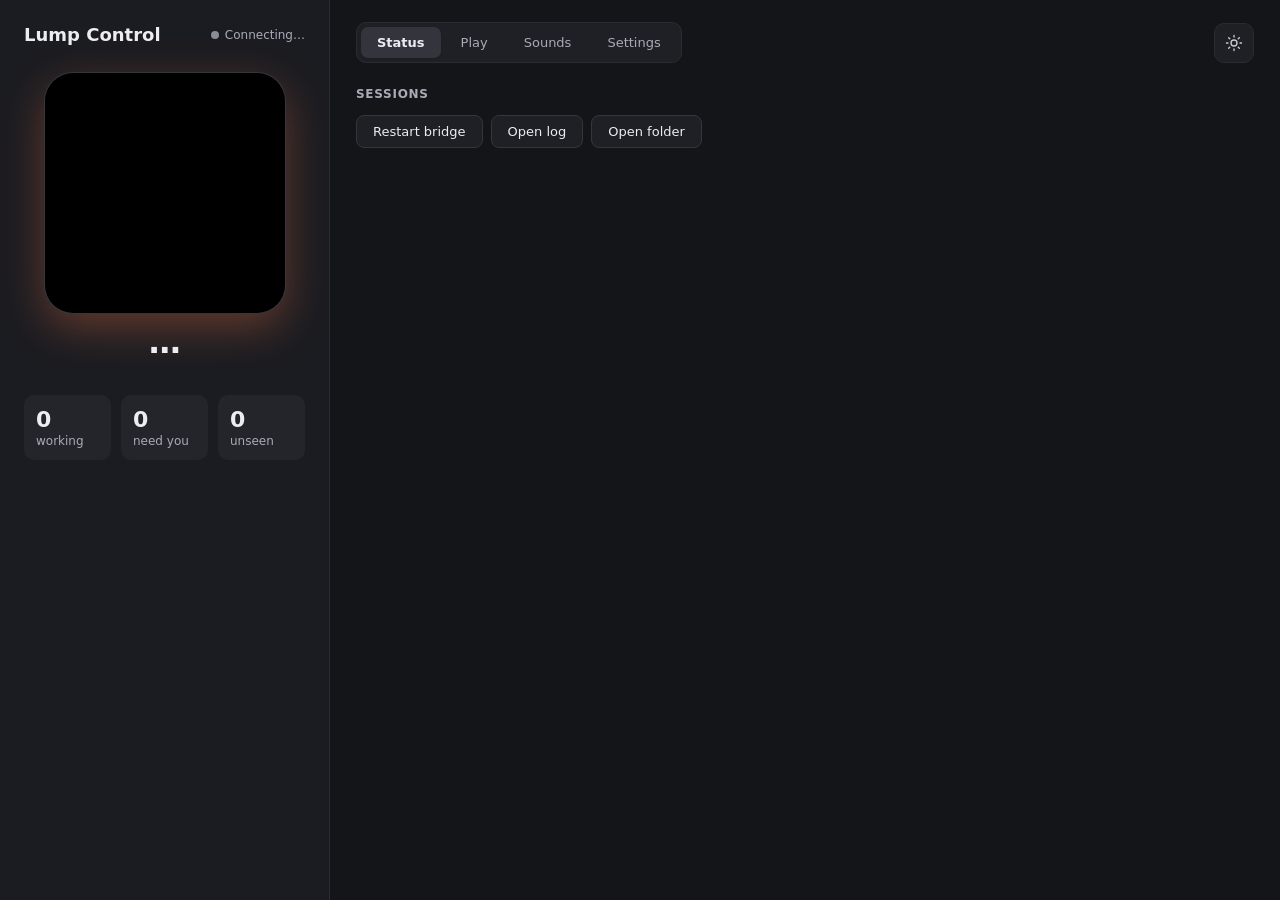
<file: tools/windows/ui/index.html>
<!doctype html>
<html lang="en" data-theme="dark">
<head>
<meta charset="utf-8">
<meta name="viewport" content="width=device-width, initial-scale=1">
<title>Lump Control</title>
<link rel="stylesheet" href="app.css">
</head>
<body>
<div class="app">
  <aside class="panel" aria-label="What Lump is showing">
    <div class="panel-top">
      <span class="brand">Lump Control</span>
      <span class="live" id="live"><span class="dot"></span><span id="live-text">Connecting…</span></span>
    </div>
    <div class="hero">
      <div class="screen" id="halo">
        <canvas id="lump" width="240" height="240" role="img" aria-label="Lump, as he is on the display"></canvas>
      </div>
      <div class="mood" id="mood">…</div>
      <div class="link" id="link"></div>
      <button class="btn primary hidden" id="start-bridge" type="button">Start the bridge</button>
    </div>
    <div class="stats">
      <div class="stat"><span class="num" id="n-working">0</span><span class="lbl">working</span></div>
      <div class="stat"><span class="num" id="n-alert">0</span><span class="lbl">need you</span></div>
      <div class="stat"><span class="num" id="n-unseen">0</span><span class="lbl">unseen</span></div>
    </div>
    <div class="usage" id="usage" aria-label="Claude usage"></div>
  </aside>

  <main class="content">
    <div class="topbar">
      <div class="tabs" role="tablist" aria-label="Sections">
        <button role="tab" class="tab" data-tab="status" aria-selected="true" type="button">Status</button>
        <button role="tab" class="tab" data-tab="play" aria-selected="false" type="button">Play</button>
        <button role="tab" class="tab" data-tab="sounds" aria-selected="false" type="button">Sounds</button>
        <button role="tab" class="tab" data-tab="settings" aria-selected="false" type="button">Settings</button>
      </div>
      <button class="icon-btn" id="theme" type="button" aria-label="Switch to light mode" title="Switch to light mode">
        <svg class="sun" width="18" height="18" viewBox="0 0 24 24" fill="none" stroke="currentColor" stroke-width="1.8" stroke-linecap="round" aria-hidden="true"><circle cx="12" cy="12" r="4"></circle><path d="M12 2v2M12 20v2M2 12h2M20 12h2M4.9 4.9l1.4 1.4M17.7 17.7l1.4 1.4M4.9 19.1l1.4-1.4M17.7 6.3l1.4-1.4"></path></svg>
        <svg class="moon" width="18" height="18" viewBox="0 0 24 24" fill="none" stroke="currentColor" stroke-width="1.8" stroke-linecap="round" aria-hidden="true"><path d="M20 14.5A8 8 0 1 1 9.5 4a6.5 6.5 0 0 0 10.5 10.5z"></path></svg>
      </button>
    </div>

    <section class="page" id="page-status" role="tabpanel" aria-label="Status">
      <h2 class="section-title">Sessions</h2>
      <div class="list" id="sessions"></div>
      <div class="empty hidden" id="no-sessions">No Claude sessions right now.</div>
      <div class="row-actions">
        <button class="btn" type="button" data-bridge="restart">Restart bridge</button>
        <button class="btn" type="button" data-open="log">Open log</button>
        <button class="btn" type="button" data-open="folder">Open folder</button>
      </div>
    </section>

    <section class="page hidden" id="page-play" role="tabpanel" aria-label="Play">
      <h2 class="section-title">Gags and fidgets</h2>
      <div class="tiles" id="animations"></div>
      <h2 class="section-title">Preview a mood</h2>
      <div class="tiles" id="moods"></div>
      <div class="row-actions">
        <button class="btn" type="button" id="showcase">Showcase every mood</button>
        <button class="btn" type="button" id="back-live">Back to live</button>
      </div>
      <div class="spacer"></div>
      <div class="bar-card">
        <label for="tap">Tap sensitivity</label>
        <input id="tap" type="range" min="0.1" max="1.5" step="0.01">
        <span class="value" id="tap-value">0.35 g</span>
        <button class="btn primary" type="button" id="tap-apply">Apply</button>
        <button class="btn" type="button" id="tap-default">Default</button>
      </div>
    </section>

    <section class="page hidden" id="page-sounds" role="tabpanel" aria-label="Sounds">
      <div class="card">
        <label class="switch-row"><span>Lump makes sounds</span><input type="checkbox" class="switch" id="snd-on"></label>
        <label class="switch-row"><span>Quiet at night unless you've been around</span><input type="checkbox" class="switch" id="snd-quiet"></label>
        <div class="slider-row">
          <label for="snd-vol">Volume</label>
          <input id="snd-vol" type="range" min="0.1" max="2" step="0.05">
          <span class="value" id="snd-vol-value"></span>
          <button class="btn" type="button" id="snd-test">Test</button>
        </div>
      </div>
      <h2 class="section-title">Moments</h2>
      <div class="list" id="moments"></div>
    </section>

    <section class="page hidden" id="page-settings" role="tabpanel" aria-label="Settings">
      <div class="card">
        <h2 class="card-title">Body color</h2>
        <div class="swatches" id="swatches"></div>
        <div class="row-actions tight">
          <label class="btn picker">Pick any color…<input type="color" id="colour-pick"></label>
          <button class="btn" type="button" id="colour-reset">Tangerine</button>
        </div>
        <p class="note">Usage warnings and meeting countdowns still blend from it.</p>
      </div>
      <div class="card">
        <h2 class="card-title">Claude apps</h2>
        <p class="note">Every Claude desktop app here has its own usage limits. Lump turns red for whichever is closest. A copy started with its own data folder shows up here by itself while it runs; name it and save to keep it.</p>
        <div class="apps" id="apps"></div>
        <div class="row-actions tight">
          <button class="btn" type="button" id="apps-add">Add a data folder…</button>
          <button class="btn primary" type="button" id="apps-save">Save</button>
        </div>
      </div>
      <div class="card">
        <h2 class="card-title">Remote Lump</h2>
        <p class="note" id="relay-text"></p>
        <div class="row-actions tight" id="relay-actions">
          <button class="btn" type="button" id="relay-copy">Copy token</button>
          <button class="btn" type="button" id="relay-new">New token</button>
        </div>
      </div>
      <form class="card form" id="settings-form">
        <h2 class="card-title">Lump's connection</h2>
        <label>Wi-Fi host<input type="text" name="lump_host" placeholder="lump.local"></label>
        <p class="note" id="pairing"></p>
        <h2 class="card-title">Calendar</h2>
        <label>Private iCal link<input type="password" name="calendar_ics" autocomplete="off"></label>
        <label>Your email<input type="text" name="my_email" placeholder="Skips meetings you've declined"></label>
        <h2 class="card-title">Slack</h2>
        <label>User token (xoxp-…)<input type="password" name="slack_token" autocomplete="off"></label>
        <label>VIPs<input type="text" name="slack_vips" placeholder="Names as Slack shows them, comma separated"></label>
        <label>Letter lasts (minutes)<input type="text" name="slack_vip_minutes" inputmode="decimal"></label>
        <div class="row-actions tight"><button class="btn primary" type="submit">Save</button><span class="note">The bridge picks up changes by itself.</span></div>
      </form>
    </section>

    <div class="toast hidden" id="toast" role="status" aria-live="polite"></div>
  </main>
</div>
<script src="app.js"></script>
</body>
</html>
</file>
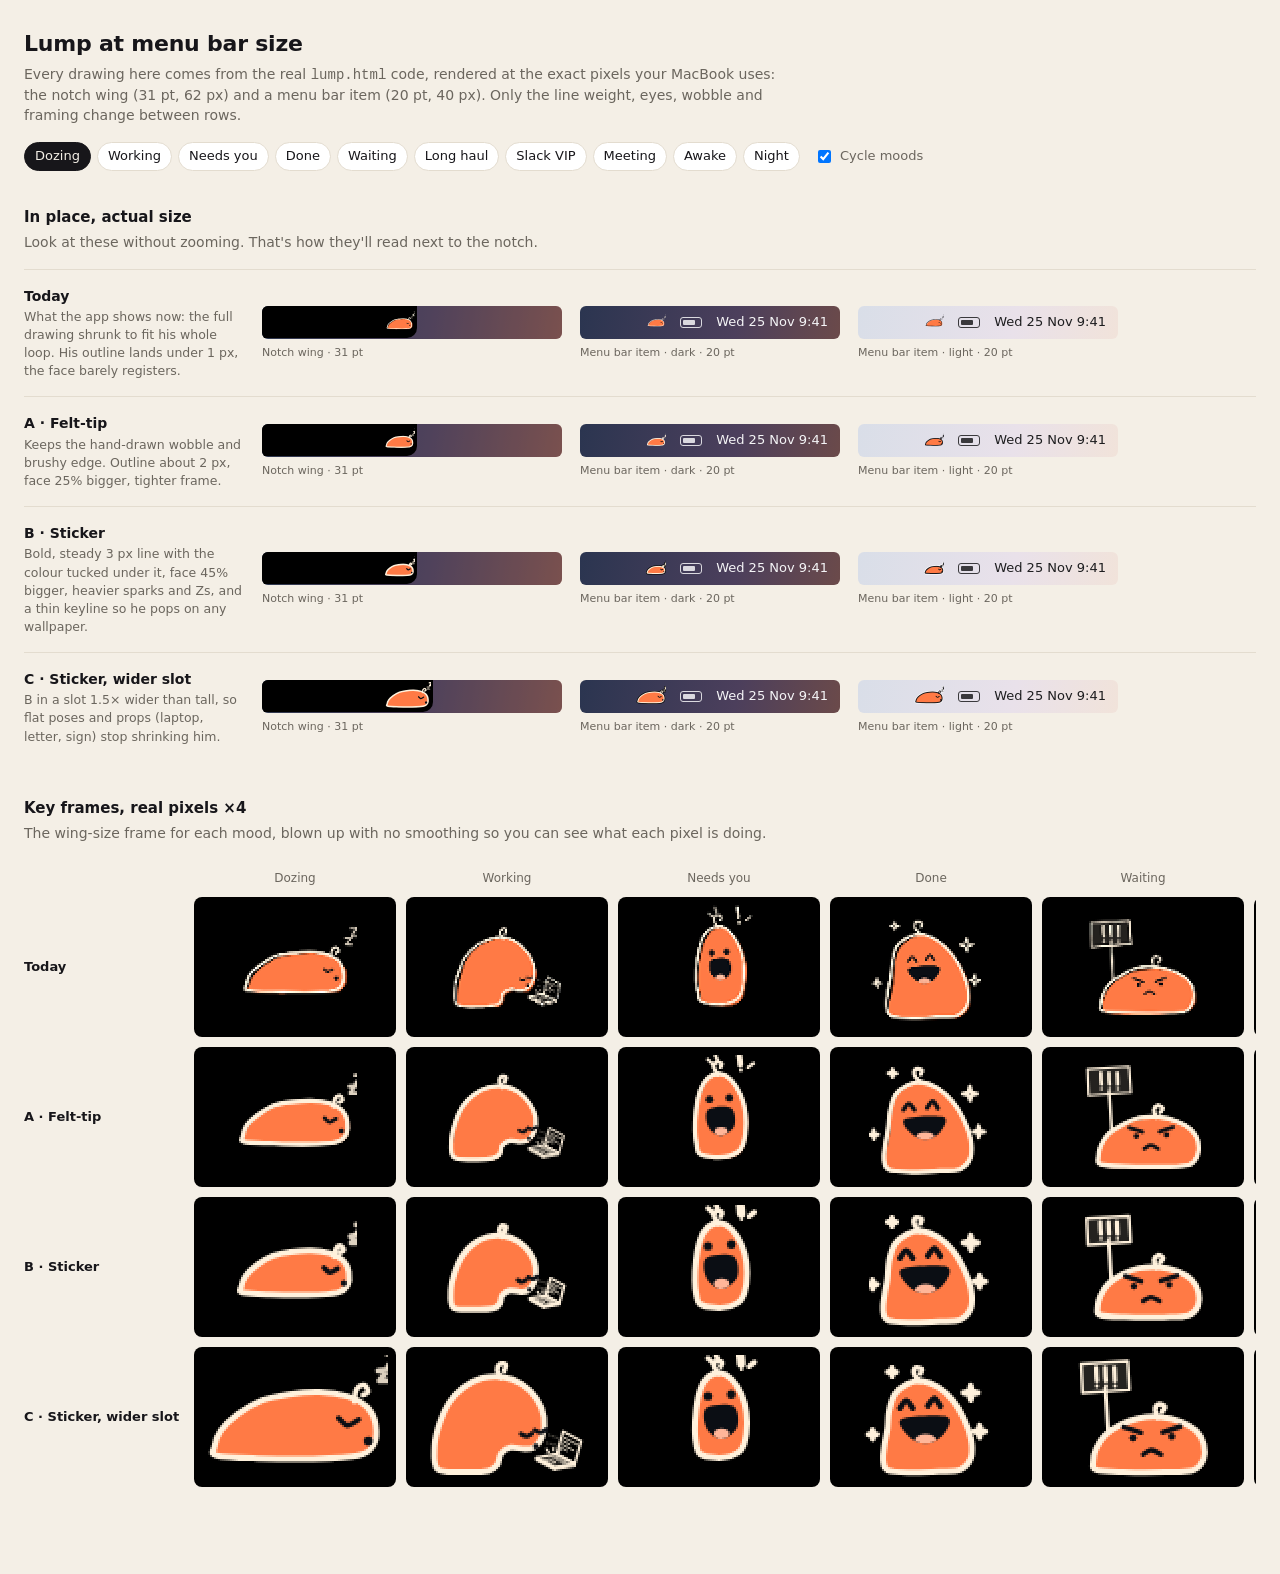
<file: design/lump-menubar.html>
<!doctype html>
<html lang="en">
<head>
<meta charset="utf-8">
<meta name="viewport" content="width=device-width, initial-scale=1">
<title>Lump Menu Bar Styles</title>
<style>
  :root { --bg: #F4EFE6; --fg: #17161A; --muted: #6B665E; --card: #FFFFFF; --line: #E3DCCF; --accent: #FF7A45; }
  @media (prefers-color-scheme: dark) { :root { --bg: #121114; --fg: #F2ECE2; --muted: #9A948A; --card: #1C1B1F; --line: #2C2A30; } }
  * { box-sizing: border-box; }
  body { margin: 0; background: var(--bg); color: var(--fg); font: 14px/1.45 -apple-system, system-ui, sans-serif; padding: 28px 24px 80px; }
  h1 { font-size: 22px; margin: 0 0 4px; letter-spacing: -0.01em; }
  h2 { font-size: 15px; margin: 36px 0 4px; }
  p.lede, p.sub { color: var(--muted); margin: 0 0 16px; max-width: 760px; }
  .moods { display: flex; flex-wrap: wrap; gap: 6px; margin: 12px 0 18px; align-items: center; }
  .moods button { font: inherit; font-size: 13px; padding: 4px 10px; border-radius: 999px; border: 1px solid var(--line); background: var(--card); color: var(--fg); cursor: pointer; }
  .moods button[aria-pressed="true"] { background: var(--fg); color: var(--bg); border-color: var(--fg); }
  .moods label { margin-left: 8px; color: var(--muted); font-size: 13px; display: flex; gap: 6px; align-items: center; }
  .row { display: grid; grid-template-columns: 220px 1fr; gap: 18px; padding: 16px 0; border-top: 1px solid var(--line); align-items: center; }
  .row .name { font-weight: 600; }
  .row .note { color: var(--muted); font-size: 12.5px; margin-top: 2px; }
  .places { display: flex; flex-wrap: wrap; gap: 18px; align-items: center; }
  .place { display: flex; flex-direction: column; gap: 6px; }
  .place small { color: var(--muted); font-size: 11px; }
  /* a slice of a MacBook menu bar: wallpaper, notch, Lump's wing */
  .bar { position: relative; height: 33px; display: flex; align-items: flex-start; border-radius: 6px; overflow: hidden; }
  .bar.wall { width: 300px; background: linear-gradient(100deg, #3B4A6B, #6E5A7E 55%, #B0716A); }
  .bar.wall::before { content: ""; position: absolute; inset: 0; background: rgba(20,20,28,.35); }
  .notch { position: relative; width: 120px; height: 32px; background: #000; border-radius: 0 0 10px 0; }
  .wing { position: relative; height: 32px; background: #000; border-radius: 0 0 10px 0; margin-left: -10px; display: flex; align-items: center; justify-content: center; padding-left: 10px; }
  .menu { width: 260px; height: 33px; display: flex; align-items: center; justify-content: flex-end; gap: 14px; padding: 0 12px; font-size: 13px; font-weight: 500; border-radius: 6px; }
  .menu.dark { background: linear-gradient(100deg, #2B3550, #4C3F5C 60%, #6B4A4A); color: #F5F5F7; }
  .menu.light { background: linear-gradient(100deg, #D9DEE8, #E9E1EA 60%, #F1E3DA); color: #1D1D1F; }
  .menu .glyph { width: 22px; height: 11px; border: 1.5px solid currentColor; border-radius: 3px; position: relative; opacity: .85; }
  .menu .glyph::after { content: ""; position: absolute; left: 2px; top: 2px; bottom: 2px; width: 60%; background: currentColor; border-radius: 1px; }
  canvas { display: block; }
  /* zoomed key frames */
  .grid { display: grid; grid-template-columns: 220px repeat(var(--n), 1fr); gap: 10px 10px; align-items: center; margin-top: 10px; }
  .grid .head { color: var(--muted); font-size: 12px; text-align: center; }
  .grid .vname { font-weight: 600; font-size: 13px; }
  .cell { background: #000; border-radius: 8px; display: flex; align-items: center; justify-content: center; padding: 8px; }
  .cell canvas { image-rendering: pixelated; height: 124px; width: auto; }
  .scroller { overflow-x: auto; padding-bottom: 8px; }
  .grid { grid-template-columns: 160px repeat(var(--n), max-content); }
  @media (max-width: 700px) { .row { grid-template-columns: 1fr; } body { padding: 20px 16px 60px; } }
</style>
</head>
<body>
<h1>Lump at menu bar size</h1>
<p class="lede">Every drawing here comes from the real <code>lump.html</code> code, rendered at the exact pixels your MacBook uses: the notch wing (31 pt, 62 px) and a menu bar item (20 pt, 40 px). Only the line weight, eyes, wobble and framing change between rows.</p>

<div class="moods" id="moods"></div>

<h2>In place, actual size</h2>
<p class="sub">Look at these without zooming. That's how they'll read next to the notch.</p>
<div id="live"></div>

<h2>Key frames, real pixels ×4</h2>
<p class="sub">The wing-size frame for each mood, blown up with no smoothing so you can see what each pixel is doing.</p>
<div class="scroller"><div class="grid" id="keys"></div></div>

<iframe id="src" style="position:absolute;left:-9999px;width:240px;height:240px;border:0" aria-hidden="true"></iframe>
<script>
const MOODS = [
  ['idle', 'Dozing'], ['working', 'Working'], ['alert', 'Needs you'], ['done', 'Done'], ['waiting', 'Waiting'],
  ['longhaul', 'Long haul'], ['letter', 'Slack VIP'], ['meeting', 'Meeting'], ['awake', 'Awake'], ['night', 'Night'],
];
const TINT = '#FF7A45';
// outline: his body line in real pixels at wing size (62 px); smaller slots keep at least minOutline.
// face: zooms the whole face about its centre. faceLine / propLine / fxLine: extra weight on those lines.
const VARIANTS = [
  { id: 'today', name: 'Today', note: 'What the app shows now: the full drawing shrunk to fit his whole loop. His outline lands under 1 px, the face barely registers.',
    today: true, face: 1, reg: 1, brush: true, boil: 1, pad: 14 },
  { id: 'felt', name: 'A · Felt-tip', note: 'Keeps the hand-drawn wobble and brushy edge. Outline about 2 px, face 25% bigger, tighter frame.',
    outline: 2.2, minOutline: 1.6, face: 1.25, faceLine: 1.15, propLine: 0.8, fxLine: 1.25, reg: 0.5, brush: true, boil: 0.7, pad: 8 },
  { id: 'sticker', name: 'B · Sticker', note: 'Bold, steady 3 px line with the colour tucked under it, face 45% bigger, heavier sparks and Zs, and a thin keyline so he pops on any wallpaper.',
    outline: 3, minOutline: 2, face: 1.45, faceLine: 1.1, propLine: 0.75, fxLine: 1.4, reg: 0, brush: false, boil: 0.3, pad: 7, rim: 1.2 },
  { id: 'wide', name: 'C · Sticker, wider slot', note: 'B in a slot 1.5× wider than tall, so flat poses and props (laptop, letter, sign) stop shrinking him.',
    outline: 3, minOutline: 2, face: 1.45, faceLine: 1.1, propLine: 0.75, fxLine: 1.4, reg: 0, brush: false, boil: 0.3, pad: 7, rim: 1.2, aspect: 1.5 },
];
const DPR = 2;                       // render for Retina whatever this screen is
const WING_PT = 31, ITEM_PT = 20;

let W, L, mood = 'idle', cycle = true, tick = 0;

/* --- style hooks inside lump.html: wobble, the brush double-stroke, face zoom, which part is drawing --- */
const PATCH = `
window.__mb = { face: 1, boil: 1, brush: true, part: 'body' };
(() => {
  const ob = boil; boil = (p, s, a) => ob(p, s, a * __mb.boil);
  inkStroke = function (c, w) { c.lineWidth = w; c.stroke(); if (__mb.brush) { c.save(); c.translate(0.9, 1.1); c.lineWidth = w * 0.7; c.stroke(); c.restore(); } };
  const mid = P => [P.reduce((s, p) => s + p[0], 0) / P.length, P.reduce((s, p) => s + p[1], 0) / P.length];
  const zoomFace = (face, F) => {
    const pts = [];
    face.forEach(mk => { if (mk[0] === 'stroke' || mk[0] === 'mouth') pts.push(...mk[1]); else if (mk[0] !== 'blush') pts.push([mk[1], mk[2]]); });
    if (!pts.length) return face;
    const [cx, cy] = mid(pts), P = ([x, y]) => [cx + (x - cx) * F, cy + (y - cy) * F];
    return face.map(mk => {
      switch (mk[0]) {
        case 'dot': case 'shine': case 'spiral': { const q = P([mk[1], mk[2]]); return [mk[0], q[0], q[1], mk[3] * F]; }
        case 'oval': case 'blush': case 'lips': { const q = P([mk[1], mk[2]]); return [mk[0], q[0], q[1], mk[3] * F, mk[4] * F, mk[5]]; }
        case 'teeth': { const q = P([mk[1], mk[2]]); return ['teeth', q[0], q[1], mk[3] * F, mk[4] * F]; }
        case 'stroke': return ['stroke', mk[1].map(P), mk[2]];
        case 'mouth': { const t = mk[2] && [...P([mk[2][0], mk[2][1]]), mk[2][2] * F, mk[2][3] * F]; return t ? ['mouth', mk[1].map(P), t] : ['mouth', mk[1].map(P)]; }
      }
      return mk;
    });
  };
  const tag = (fn, part) => (...a) => { const was = __mb.part; __mb.part = part; try { return fn(...a); } finally { __mb.part = was; } };
  const of = tag(drawFace, 'face');
  drawFace = (c, d, seed) => of(c, __mb.face === 1 ? d : { ...d, face: zoomFace(d.face, __mb.face) }, seed);
  drawFrontProps = tag(drawFrontProps, 'prop'); drawBackProps = tag(drawBackProps, 'prop');
  drawFX = tag(drawFX, 'fx');
})();`;

function setStyle(V) { Object.assign(W.__mb, { face: V.face, boil: V.boil, brush: V.brush }); }

// Wrap a context: map render()'s identity transform onto our crop, re-weight every line,
// pull the off-register fill in, and skip the background and floor shadow.
function wrap(ctx, V, k, ox, oy, line) {
  let fills = 0;
  const mult = { body: line, face: line * (V.faceLine || 1), prop: line * (V.propLine || 1), fx: line * (V.fxLine || 1) };
  return new Proxy(ctx, {
    get(t, p) {
      if (p === 'setTransform') return () => t.setTransform(k, 0, 0, k, ox, oy);
      if (p === 'fillRect') return (x, y, w, h) => { if (x === 0 && y === 0 && w === 240 && h === 240) return; t.fillRect(x, y, w, h); };
      if (p === 'fill') return (...a) => { if (fills++ === 0) return; t.fill(...a); };
      if (p === 'translate') return (x, y) => (x === 4 && y === 2.5) ? t.translate(4 * V.reg, 2.5 * V.reg) : t.translate(x, y);
      const v = t[p]; return typeof v === 'function' ? v.bind(t) : v;
    },
    set(t, p, v) { if (p === 'lineWidth') v *= mult[W.__mb.part] || line; t[p] = v; return true; },
  });
}

const loopLen = m => L.LOOPS[m].reduce((s, [, h]) => s + h, 0);
// line: how much heavier than the original drawing the body outline is
function paint(ctx, V, m, t, ink, k, ox, oy, noFX, line = 1) {
  setStyle(V); L.setLine(ink); L.setTint(TINT);
  L.render(wrap(ctx, V, k, ox, oy, line), m, L.at(m, t).id, t, { noFX, dim: false });
}

// The box his body and props cover across the whole loop (like bake.py), at the slot's aspect.
const boxes = {};
const off = document.createElement('canvas'); off.width = off.height = 240;
const octx = off.getContext('2d', { willReadFrequently: true });
function crop(V, m) {
  const key = `${V.reg}|${m}`;
  if (!boxes[key]) {
    let x0 = 240, y0 = 240, x1 = 0, y1 = 0;
    for (let t = 0; t < loopLen(m); t++) {
      octx.setTransform(1, 0, 0, 1, 0, 0); octx.clearRect(0, 0, 240, 240);
      paint(octx, V, m, t, 'glow', 1, 0, 0, true);
      const d = octx.getImageData(0, 0, 240, 240).data;
      for (let y = 0; y < 240; y++) for (let x = 0; x < 240; x++) if (d[(y * 240 + x) * 4 + 3] > 40) {
        if (x < x0) x0 = x; if (x > x1) x1 = x; if (y < y0) y0 = y; if (y > y1) y1 = y;
      }
    }
    boxes[key] = [x0, y0, x1, y1];
  }
  const [x0, y0, x1, y1] = boxes[key], a = V.aspect || 1;
  let w = x1 - x0 + V.pad * 2, h = y1 - y0 + V.pad * 2;
  if (w / h > a) h = w / a; else w = h * a;
  return [(x0 + x1) / 2 - w / 2, (y0 + y1) / 2 - h / 2, w, h];
}

// A sticker keyline: his silhouette, grown by r px, laid under him.
const tmp = document.createElement('canvas'), sil = document.createElement('canvas');
function keyline(cv, r, colour) {
  for (const c of [tmp, sil]) { c.width = cv.width; c.height = cv.height; }
  const tc = tmp.getContext('2d'), sc = sil.getContext('2d'), c = cv.getContext('2d');
  tc.drawImage(cv, 0, 0);
  sc.drawImage(cv, 0, 0); sc.globalCompositeOperation = 'source-in'; sc.fillStyle = colour; sc.fillRect(0, 0, sil.width, sil.height);
  c.setTransform(1, 0, 0, 1, 0, 0); c.clearRect(0, 0, cv.width, cv.height);
  for (let i = 0; i < 16; i++) { const a = i / 16 * Math.PI * 2; c.drawImage(sil, Math.cos(a) * r, Math.sin(a) * r); }
  c.drawImage(tmp, 0, 0);
}

// Today's path exactly: 240 px drawing -> 80 px baked frame -> scaled into the slot.
const bake80 = document.createElement('canvas'); bake80.width = bake80.height = 80;
const b80 = bake80.getContext('2d'); b80.imageSmoothingQuality = 'high';

function draw(cv, V, m, t, ink) {
  const c = cv.getContext('2d');
  c.setTransform(1, 0, 0, 1, 0, 0); c.clearRect(0, 0, cv.width, cv.height);
  const [x, y, w, h] = crop(V, m);
  if (V.today) {
    octx.setTransform(1, 0, 0, 1, 0, 0); octx.clearRect(0, 0, 240, 240);
    paint(octx, V, m, t, ink, 1, 0, 0, false);
    b80.clearRect(0, 0, 80, 80); b80.drawImage(off, x, y, w, h, 0, 0, 80, 80);
    c.imageSmoothingQuality = 'high'; c.drawImage(bake80, 0, 0, cv.width, cv.height);
    return;
  }
  const k = cv.height / h, px = Math.max(V.minOutline, V.outline * cv.height / (WING_PT * DPR));
  paint(c, V, m, t, ink, k, -x * k, -y * k, false, px / (4 * k));     // the body outline is 4 units wide in lump.html
  if (V.rim) keyline(cv, Math.max(1, V.rim * cv.height / (WING_PT * DPR)), ink === 'paper' ? '#FFFFFF' : '#000000');
}

function canvasAt(pt, aspect = 1) {
  const cv = document.createElement('canvas');
  cv.height = Math.round(pt * DPR); cv.width = Math.round(pt * DPR * aspect);
  cv.style.height = pt + 'px'; cv.style.width = (pt * aspect) + 'px';
  return cv;
}

/* --- page --- */
const live = [];
function buildLive() {
  const host = document.getElementById('live');
  for (const V of VARIANTS) {
    const a = V.aspect || 1, row = document.createElement('div'); row.className = 'row';
    row.innerHTML = `<div><div class="name">${V.name}</div><div class="note">${V.note}</div></div><div class="places"></div>`;
    const places = row.querySelector('.places');
    // notch wing
    const wingCv = canvasAt(WING_PT - 2 + 2, a);
    const wp = document.createElement('div'); wp.className = 'place';
    wp.innerHTML = `<div class="bar wall"><div class="notch"></div><div class="wing"></div></div><small>Notch wing · 31 pt</small>`;
    const wingEl = wp.querySelector('.wing'); wingEl.style.width = (WING_PT * a + 14) + 'px'; wingCv.style.marginTop = '1px';
    wingEl.appendChild(wingCv); places.appendChild(wp);
    live.push({ cv: wingCv, V, ink: 'glow' });
    // menu bar item, dark and light
    for (const [cls, ink, label] of [['dark', 'glow', 'Menu bar item · dark'], ['light', 'paper', 'Menu bar item · light']]) {
      const cv = canvasAt(ITEM_PT, a), p = document.createElement('div'); p.className = 'place';
      p.innerHTML = `<div class="menu ${cls}"><span class="slot"></span><span class="glyph"></span><span>Wed 25 Nov 9:41</span></div><small>${label} · 20 pt</small>`;
      p.querySelector('.slot').appendChild(cv); places.appendChild(p);
      live.push({ cv, V, ink });
    }
    host.appendChild(row);
  }
}

function keyTick(m) {              // the longest-held drawing in the loop, a couple of ticks in
  let t = 0, best = 0, at = 0;
  for (const [, h] of L.LOOPS[m]) { if (h > best) { best = h; at = t + Math.min(3, h - 1); } t += h; }
  return at;
}
function buildKeys() {
  const g = document.getElementById('keys'); g.style.setProperty('--n', MOODS.length);
  g.appendChild(document.createElement('div'));
  for (const [, label] of MOODS) { const h = document.createElement('div'); h.className = 'head'; h.textContent = label; g.appendChild(h); }
  for (const V of VARIANTS) {
    const n = document.createElement('div'); n.className = 'vname'; n.textContent = V.name; g.appendChild(n);
    for (const [m] of MOODS) {
      const cell = document.createElement('div'); cell.className = 'cell';
      const cv = document.createElement('canvas'); cv.height = WING_PT * DPR; cv.width = Math.round(WING_PT * DPR * (V.aspect || 1));
      draw(cv, V, m, keyTick(m), 'glow');
      cell.appendChild(cv); g.appendChild(cell);
    }
  }
}

function buildMoods() {
  const host = document.getElementById('moods');
  for (const [m, label] of MOODS) {
    const b = document.createElement('button'); b.textContent = label; b.dataset.m = m;
    b.onclick = () => { cycle = false; cyc.checked = false; setMood(m); };
    host.appendChild(b);
  }
  const lab = document.createElement('label'); lab.innerHTML = '<input type="checkbox" id="cyc" checked> Cycle moods';
  host.appendChild(lab);
  const cyc = lab.querySelector('input'); cyc.onchange = () => { cycle = cyc.checked; };
  setMood(mood);
}
function setMood(m) {
  mood = m; tick = 0;
  document.querySelectorAll('#moods button').forEach(b => b.setAttribute('aria-pressed', String(b.dataset.m === m)));
}

// lump.html keeps its code in a closure: load a copy with a hook that evals inside it.
const frame = document.getElementById('src');
fetch('lump.html').then(r => r.text()).then(src => {
  frame.srcdoc = src.replace('<head>', '<head><base href="' + new URL('.', location.href) + '">')
                    .replace('window.__lump = {', 'window.__lumpEval = code => eval(code);\nwindow.__lump = {');
});
frame.addEventListener('load', () => {
  if (!frame.srcdoc) return;
  W = frame.contentWindow; L = W.__lump;
  W.__lumpEval(PATCH);
  buildMoods(); buildLive(); buildKeys();
  let since = performance.now();
  setInterval(() => {
    if (cycle && performance.now() - since > 5000) { since = performance.now(); setMood(MOODS[(MOODS.findIndex(x => x[0] === mood) + 1) % MOODS.length][0]); }
    for (const x of live) draw(x.cv, x.V, mood, tick, x.ink);
    tick++;
  }, 1000 / 24);
});
</script>
</body>
</html>
</file>
<file: tools/windows/ui/app.css>
/* Lump Control: dark by default, light with data-theme="light". --accent follows Lump's colour. */
:root, [data-theme="dark"] {
  --bg: #141518; --panel: #1b1c21; --raised: #23252b; --chip: #1f2025; --line: #2a2c33; --line-strong: #34363e;
  --text: #ececf1; --muted: #a9abb7; --soft: #c9cbd4; --track: #2c2e35; --tab-on: #33353d; --on-accent: #141518;
  --ok: #45d483; --warn: #ffb547; --off: #8a8c97; --toast: #2a2c33;
  --accent: #FF7A45; --accent-soft: rgba(255, 122, 69, 0.22); --accent-glow: rgba(255, 122, 69, 0.32);
  color-scheme: dark;
}
[data-theme="light"] {
  --bg: #f4f4f7; --panel: #ffffff; --raised: #f1f1f5; --chip: #ffffff; --line: #e3e4ea; --line-strong: #d3d5dd;
  --text: #1b1b1f; --muted: #5c5e68; --soft: #3d3f48; --track: #e6e7ec; --tab-on: #ffffff; --on-accent: #1b1b1f;
  --ok: #1f8a46; --warn: #a15c00; --off: #6c6e78; --toast: #1b1b1f;
  color-scheme: light;
}
* { box-sizing: border-box; }
html, body { margin: 0; height: 100%; background: var(--bg); color: var(--text);
  font-family: "Segoe UI Variable Text", "Segoe UI", system-ui, sans-serif; font-size: 14px; }
button, input { font: inherit; color: inherit; }
.hidden { display: none !important; }

.app { display: flex; height: 100vh; }
.panel { width: 330px; flex: none; padding: 24px; display: flex; flex-direction: column; gap: 20px;
  background: var(--panel); border-right: 1px solid var(--line); overflow-y: auto; }
.panel-top { display: flex; align-items: center; justify-content: space-between; }
.brand { font-family: "Segoe UI Variable Display", "Segoe UI", system-ui, sans-serif; font-size: 18px; font-weight: 700; }
.live { display: inline-flex; align-items: center; gap: 6px; font-size: 12px; color: var(--muted); }
.live .dot { width: 8px; height: 8px; border-radius: 4px; background: var(--off); }
.live.ok .dot { background: var(--ok); }
.live.warn .dot { background: var(--warn); }

.hero { display: flex; flex-direction: column; align-items: center; gap: 10px; padding: 8px 0 4px; }
/* his display: the board's own 240 x 240 frames, on black, as on the glass */
.screen { width: 240px; height: 240px; border-radius: 28px; overflow: hidden; background: #000; flex: none;
  box-shadow: 0 0 0 1px var(--line-strong), 0 14px 44px var(--accent-glow); transition: opacity .4s; }
.screen.offline { opacity: .45; }
#lump { width: 240px; height: 240px; display: block; }
.mood { font-family: "Segoe UI Variable Display", "Segoe UI", system-ui, sans-serif; font-size: 32px; font-weight: 700; letter-spacing: -0.01em; }
.link { font-size: 13px; color: var(--muted); text-align: center; }

.stats { display: grid; grid-template-columns: repeat(3, minmax(0, 1fr)); gap: 10px; }
.stat { padding: 12px; border-radius: 10px; background: var(--raised); display: flex; flex-direction: column; gap: 2px; }
.stat .num { font-size: 22px; font-weight: 700; }
.stat .lbl { font-size: 12px; color: var(--muted); }

.usage { display: flex; flex-direction: column; gap: 8px; font-size: 13px; }
.usage-row { display: flex; justify-content: space-between; color: var(--soft); }
.usage-app { font-size: 12px; font-weight: 600; letter-spacing: 0.04em; text-transform: uppercase; color: var(--muted); margin-top: 6px; }
.usage-app:first-child { margin-top: 0; }
.usage.multi { display: grid; grid-template-columns: repeat(2, minmax(0, 1fr)); column-gap: 14px; row-gap: 4px; }
.usage.multi .usage-app { grid-column: 1 / -1; }
.usage-cell { display: flex; flex-direction: column; gap: 6px; }
.apps { display: flex; flex-direction: column; gap: 8px; }
.app-row { display: grid; grid-template-columns: minmax(120px, 180px) minmax(0, 1fr) auto auto; align-items: center; gap: 10px; }
.app-row input { padding: 7px 10px; border-radius: 8px; border: 1px solid var(--line-strong); background: var(--bg); color: var(--text); font-size: 13px; }
.app-row .path { font-size: 12px; color: var(--muted); overflow: hidden; text-overflow: ellipsis; white-space: nowrap; }
.badge { font-size: 11px; padding: 3px 8px; border-radius: 999px; background: var(--raised); color: var(--soft); white-space: nowrap; }
.bar { height: 6px; border-radius: 3px; background: var(--track); margin-bottom: 4px; }
.fill { height: 6px; border-radius: 3px; width: 0; background: var(--accent); transition: width .4s; }

.content { flex: 1; min-width: 0; padding: 22px 26px; display: flex; flex-direction: column; gap: 18px; position: relative; overflow-y: auto; }
.topbar { display: flex; align-items: center; justify-content: space-between; gap: 12px; }
.tabs { display: inline-flex; gap: 4px; padding: 4px; border-radius: 10px; background: var(--chip); border: 1px solid var(--line); }
.tab { font-size: 13px; padding: 8px 16px; border-radius: 7px; border: 0; background: transparent; color: var(--muted); cursor: pointer; }
.tab:hover { color: var(--text); }
.tab[aria-selected="true"] { background: var(--tab-on); color: var(--text); font-weight: 600; box-shadow: 0 1px 2px rgba(0,0,0,.12); }
.icon-btn { width: 40px; height: 40px; border-radius: 10px; border: 1px solid var(--line); background: var(--chip); color: var(--soft);
  display: inline-flex; align-items: center; justify-content: center; cursor: pointer; }
.icon-btn:hover { color: var(--text); border-color: var(--line-strong); }
[data-theme="dark"] .icon-btn .moon, [data-theme="light"] .icon-btn .sun { display: none; }

.page { display: flex; flex-direction: column; gap: 14px; flex: 1; }
.section-title { margin: 6px 0 0; font-size: 12px; font-weight: 600; letter-spacing: 0.06em; text-transform: uppercase; color: var(--muted); }
.card-title { margin: 0; font-size: 15px; font-weight: 600; }
.spacer { flex: 1; }
.note { margin: 0; font-size: 13px; color: var(--muted); }
.empty { padding: 18px; border-radius: 12px; border: 1px dashed var(--line-strong); color: var(--muted); text-align: center; }

.btn { font-size: 13px; padding: 8px 16px; border-radius: 8px; border: 1px solid var(--line-strong); background: var(--chip);
  color: var(--text); cursor: pointer; white-space: nowrap; }
.btn:hover { border-color: var(--muted); }
.btn.primary { border: 0; background: var(--accent); color: var(--on-accent); font-weight: 600; }
.btn.primary:hover { filter: brightness(1.08); }
.row-actions { display: flex; flex-wrap: wrap; align-items: center; gap: 8px; }
.row-actions.tight { gap: 10px; }

.chips { display: flex; flex-wrap: wrap; gap: 8px; }
.chip { font-size: 13px; padding: 8px 14px; border-radius: 999px; border: 1px solid var(--line-strong); background: var(--chip);
  color: var(--text); cursor: pointer; }
.chip:hover, .chip:focus-visible { border-color: var(--accent); background: var(--accent-soft); }
.tiles { display: grid; grid-template-columns: repeat(5, minmax(0, 1fr)); gap: 8px; }
.tile { font-size: 13px; padding: 12px 8px; border-radius: 10px; border: 1px solid var(--line); background: var(--panel); color: var(--text); cursor: pointer; }
.tile:hover, .tile:focus-visible { border-color: var(--accent); background: var(--accent-soft); }
.tile.current { border-color: var(--accent); }

.list { display: flex; flex-direction: column; border-radius: 12px; border: 1px solid var(--line); background: var(--panel); overflow: hidden; }
.list:empty { display: none; }
.item { display: grid; grid-template-columns: 14px minmax(0, 1fr) auto auto; align-items: center; gap: 12px; padding: 11px 16px;
  border-bottom: 1px solid var(--line); }
.item:last-child { border-bottom: 0; }
.item .sdot { width: 8px; height: 8px; border-radius: 4px; background: var(--off); }
.item .sdot.working { background: var(--accent); }
.item .sdot.alert { background: var(--warn); }
.item .sdot.done { background: var(--ok); }
.item .name { overflow: hidden; text-overflow: ellipsis; white-space: nowrap; }
.item .meta { font-size: 13px; color: var(--muted); }
.item.moment { grid-template-columns: minmax(0, 1fr) auto auto; }

.card { padding: 18px 20px; border-radius: 12px; background: var(--panel); border: 1px solid var(--line); display: flex; flex-direction: column; gap: 12px; }
.form label { display: flex; flex-direction: column; gap: 6px; font-size: 13px; color: var(--soft); }
.form input[type="text"], .form input[type="password"] { padding: 9px 12px; border-radius: 8px; border: 1px solid var(--line-strong);
  background: var(--bg); color: var(--text); font-size: 14px; }
.form input:focus { outline: 2px solid var(--accent); outline-offset: 0; }
.form .card-title { margin-top: 6px; }

.swatches { display: flex; flex-wrap: wrap; gap: 10px; }
.swatch { width: 36px; height: 36px; border-radius: 18px; border: 2px solid transparent; cursor: pointer; box-shadow: inset 0 0 0 1px rgba(0,0,0,.15); }
.swatch.current { border-color: var(--text); }
.picker { position: relative; overflow: hidden; }
.picker input { position: absolute; inset: 0; opacity: 0; cursor: pointer; }

.switch-row { display: flex; align-items: center; justify-content: space-between; gap: 12px; cursor: pointer; }
.switch { appearance: none; width: 42px; height: 24px; border-radius: 12px; background: var(--track); position: relative; cursor: pointer; flex: none; margin: 0;
  transition: background .2s; }
.switch::after { content: ""; position: absolute; top: 3px; left: 3px; width: 18px; height: 18px; border-radius: 9px; background: #fff; transition: left .2s; }
.switch:checked { background: var(--accent); }
.switch:checked::after { left: 21px; }
.switch:focus-visible { outline: 2px solid var(--accent); outline-offset: 2px; }
.slider-row, .bar-card { display: flex; align-items: center; gap: 14px; }
.bar-card { padding: 14px 16px; border-radius: 12px; background: var(--panel); border: 1px solid var(--line); }
.slider-row input[type="range"], .bar-card input[type="range"] { flex: 1; accent-color: var(--accent); }
.value { width: 52px; font-size: 13px; color: var(--soft); }

::-webkit-scrollbar { width: 10px; height: 10px; }
::-webkit-scrollbar-track { background: transparent; }
::-webkit-scrollbar-thumb { background: var(--line-strong); border-radius: 5px; border: 2px solid var(--bg); }
::-webkit-scrollbar-thumb:hover { background: var(--muted); }

.toast { position: fixed; right: 24px; bottom: 22px; padding: 10px 16px; border-radius: 10px; background: var(--toast); color: #fff;
  font-size: 13px; box-shadow: 0 6px 20px rgba(0,0,0,.25); max-width: 420px; }
.toast.error { background: #b3261e; }
</file>
